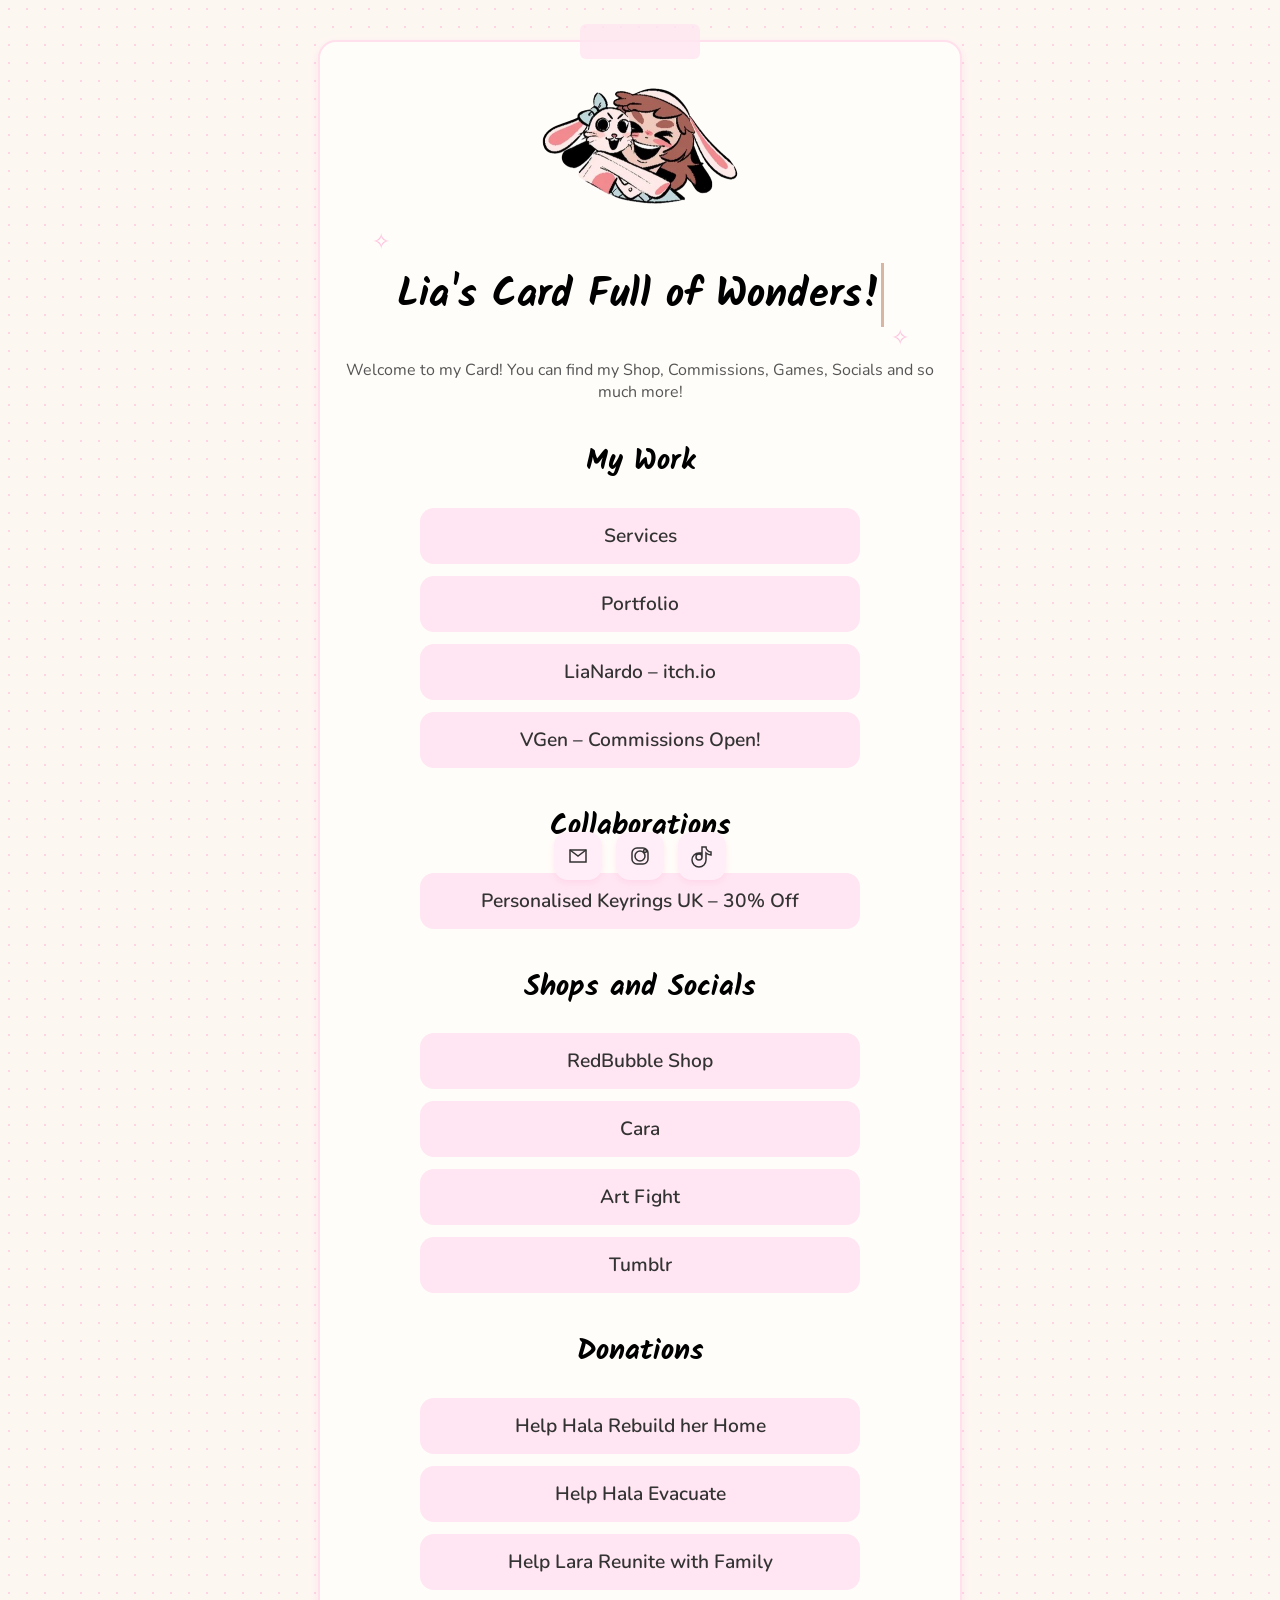
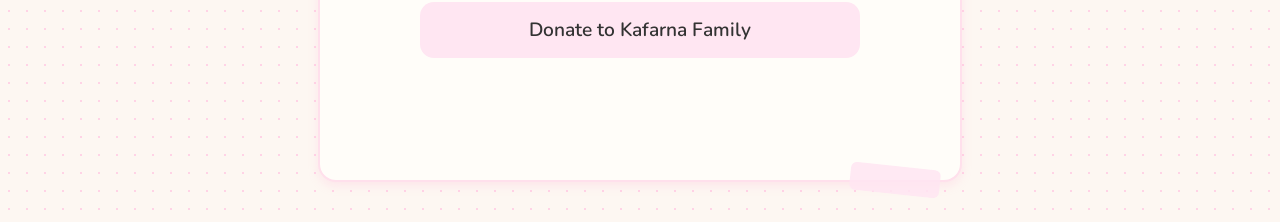
<file: index.html>
<!DOCTYPE html>
<html lang="en">
<head>
    <meta charset="UTF-8">
    <title>Lia's Links</title>
    <link rel="stylesheet" href="style.css">
    <link rel="icon" type="image/png" href="assets/favicon.png">
    <link href="https://fonts.googleapis.com/css2?family=Kalam:wght@300;400&family=Nunito:wght@300;400;700&display=swap" rel="stylesheet">

    <style>
        body {
            font-family: 'Nunito', sans-serif;
            padding: 40px 20px;
            text-align: center;
            background: #fdf7f2;
            background-image: radial-gradient(#ffd3e6 1px, transparent 1px);
            background-size: 18px 18px;

        }

        h1 {
            font-family: 'Kalam', cursive;
            font-size: 2.5rem;
            margin-bottom: 10px;
        }

        p.subtitle {
            margin-bottom: 30px;
            color: #555;
        }

        .link-btn {
            display: block;
            width: 90%;
            max-width: 400px;
            margin: 12px auto;
            padding: 15px 20px;
            background: #ffe6f2;
            border-radius: 14px;
            text-decoration: none;
            color: #333;
            font-size: 1.2rem;
            font-weight: 600;
            border: none;
            transition: 0.2s ease;
        }

        .link-btn:hover {
            background: #ffb6d9;
            color: white;
            transform: scale(1.03);
        }

        .section-header {
            margin-top: 35px;
            font-family: 'Kalam', cursive;
            font-size: 1.8rem;
        }

      .index-card {
        background: #fffdf9;
        width: 90%;
        max-width: 600px;
        margin: 0 auto;
        padding: 30px 20px;
        border-radius: 18px;
        box-shadow: 0 4px 10px rgba(255, 182, 217, 0.25);
        border: 2px solid #ffe0ec;
        position: relative;
        }

    .index-card::before {
        content: "";
        position: absolute;
        top: -18px;
        left: 50%;
        transform: translateX(-50%);
        width: 120px;
        height: 35px;
        background: #ffe6f2;
        border-radius: 6px;
        opacity: 0.8;
        }

    </style>
</head>

<body>
    <div class="index-card">

    <img src="assets/CardIcon.png" class="header-image">

   <div class="sparkle-wrapper">
    <h1 class="typewriter">Lia's Card Full of Wonders!</h1>
    </div>
    <p class="subtitle">Welcome to my Card!
You can find my Shop, Commissions, Games, Socials and so much more!</p>

    <h2 class="section-header">My Work</h2>

    <!-- INTERNAL LINKS -->
    <a class="link-btn" href="services-shell.html">Services</a>
    <a class="link-btn" href="Portfolio.html">Portfolio</a>

    <!-- EXTERNAL LINKS -->
    <a class="link-btn" href="https://dalooola.itch.io" target="_blank">LiaNardo – itch.io</a>
    <!-- EXTERNAL LINKS -->
    <a class="link-btn" href="https://vgen.co/LiaNardo" target="_blank">VGen – Commissions Open!</a>

    <h2 class="section-header">Collaborations</h2>

    <a class="link-btn" href="https://bit.ly/4o0ivCT" target="_blank">
        Personalised Keyrings UK – 30% Off
    </a>

    <h2 class="section-header">Shops and Socials</h2>

    <a class="link-btn" href="https://www.redbubble.com/people/Lia0Scotch/shop?utm_source=rb-native-app&utm_campaign=share-artist&utm_medium=ios" target="_blank">
        RedBubble Shop
    </a>

    <a class="link-btn" href="https://cara.app/lia0scotch" target="_blank">Cara</a>
    <a class="link-btn" href="https://artfight.net/~LIAnardo" target="_blank">Art Fight</a>
    <a class="link-btn" href="https://liabutterscotch.tumblr.com/" target="_blank">Tumblr</a>

    <!-- DONATIONS -->
    <h2 class="section-header">Donations</h2>

    <a class="link-btn" href="https://gofund.me/845d062b" target="_blank">Help Hala Rebuild her Home</a>
    <a class="link-btn" href="https://gofund.me/0e0e1027" target="_blank">Help Hala Evacuate</a>
    <a class="link-btn" href="https://gofund.me/6b11d1c1" target="_blank">Help Lara Reunite with Family</a>
    <a class="link-btn" href="https://gofund.me/3b0ce515" target="_blank">Donate to Kafarna Family</a>

   <div class="social-buttons">
    <a href="mailto:liascotchhh@gmail.com" class="social-btn">
        <svg viewBox="0 0 24 24" class="icon cute-icon">
            <path d="M4 6h16v12H4z" />
            <path d="M4 6l8 6 8-6" />
        </svg>
    </a>

    <a href="https://instagram.com/lia0_scotch" target="_blank" class="social-btn" aria-label="Instagram">
        <svg viewBox="0 0 24 24" class="icon cute-icon">
            <circle cx="12" cy="12" r="5" />
            <circle cx="17" cy="7" r="1.5" />
            <rect x="4" y="4" width="16" height="16" rx="5" />
        </svg>
    </a>

    <a href="https://www.tiktok.com/@lia0_scotch" target="_blank" class="social-btn" aria-label="TikTok">
        <svg viewBox="0 0 24 24" class="icon cute-icon">
            <path d="M12 3h4a5 5 0 005 5v3a8 8 0 01-5-2v7a7 7 0 11-7-7h3v4a3 3 0 10-3 3 3 3 0 003-3V3z"/>
        </svg>
    </a>
</div>



<div class="bottom-padding"></div>
</div>

</body>
</html>
</file>
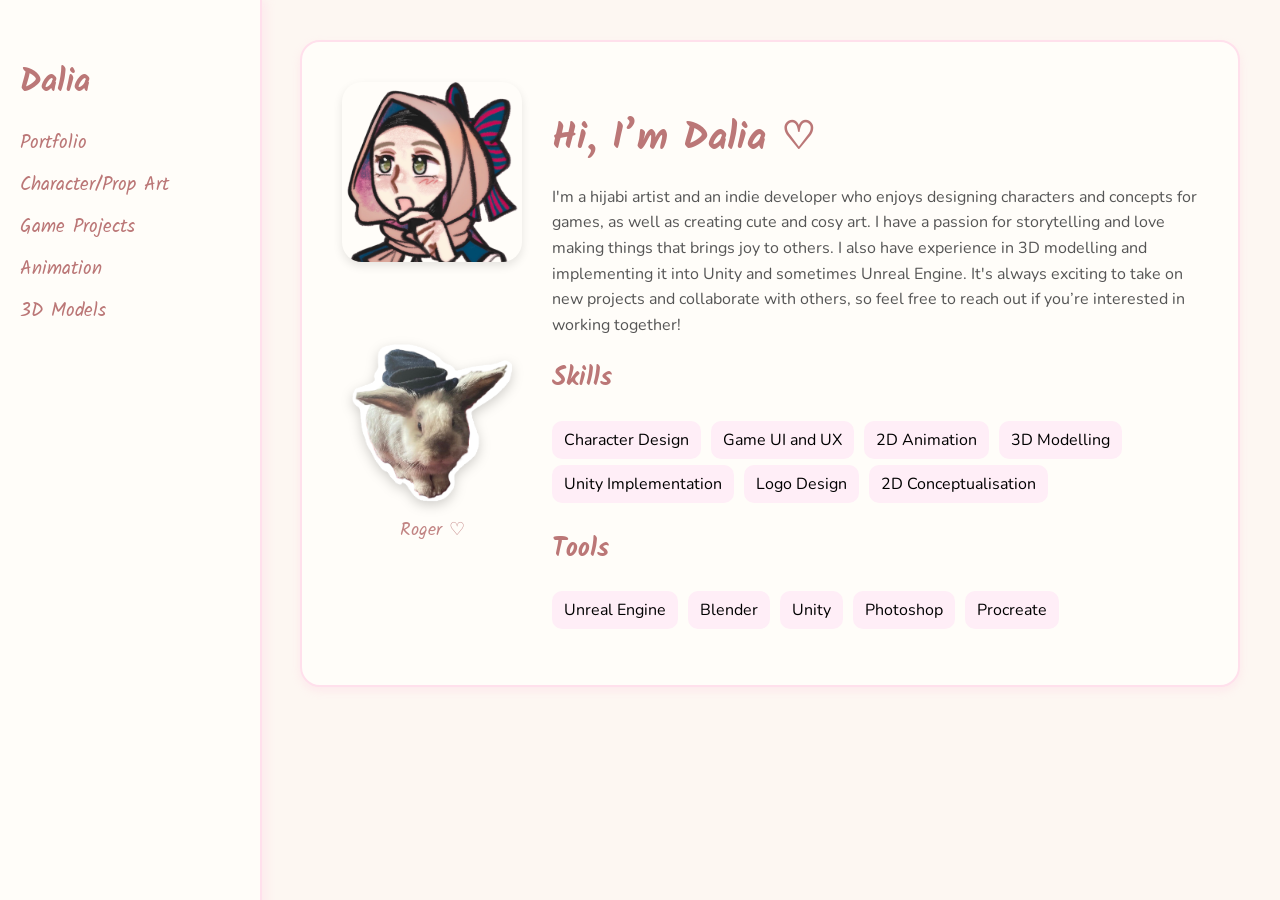
<file: about.html>
<!DOCTYPE html>
<html lang="en">
<head>
    <meta charset="UTF-8">
    <title>About Dalia</title>
    <link href="https://fonts.googleapis.com/css2?family=Kalam:wght@300;400&family=Nunito:wght@300;400;700&display=swap" rel="stylesheet">
    <link rel="stylesheet" href="about.css">
</head>

<body>

<!-- SIDEBAR (same as portfolio) -->
<nav class="sidebar">
    <h2 class="logo">Dalia</h2>
    <a href="Portfolio.html">Portfolio</a>
    <a href="Portfolio.html#char">Character/Prop Art</a>
    <a href="Portfolio.html#game">Game Projects</a>
    <a href="Portfolio.html#anim">Animation</a>
    <a href="Portfolio.html#models">3D Models</a>
</nav>

<div class="about-wrapper">

    <div class="about-card">

            <div class="about-left">
        <img src="assets/Iconnn.png" class="about-icon">

        <div class="roger-sticker">
            <div class="washi"></div>

            <img src="assets/Roger.png" class="roger-img" alt="Roger the rabbit">
            <p class="roger-label">Roger ♡</p>

        </div>
    </div>


        <div class="about-text">
            <h1 class="about-title">Hi, I’m Dalia ♡</h1>

            <p class="about-desc">
                I'm a hijabi artist and an indie developer who enjoys designing characters and concepts for games, as well as creating cute and cosy art. 
                I have a passion for storytelling and love making things that brings joy to others. 
                I also have experience in 3D modelling and implementing it into Unity and sometimes Unreal Engine. 
                It's always exciting to take on new projects and collaborate with others, so feel free to reach out if you’re interested in working together!
            </p>

            <h2 class="about-subheader">Skills</h2>
            <ul class="skill-list">
                <li>Character Design</li>
                <li>Game UI and UX</li>
                <li>2D Animation</li>
                <li>3D Modelling</li>
                <li>Unity Implementation</li>
                <li>Logo Design</li>
                <li>2D Conceptualisation</li>
            </ul>

            <h2 class="about-subheader">Tools</h2>
            <ul class="skill-list">
                <li>Unreal Engine</li>
                <li>Blender</li>
                <li>Unity</li>
                <li>Photoshop</li>
                <li>Procreate</li>
            </ul>

        </div>

    </div>


</div>


</div>

</body>
</html>
</file>
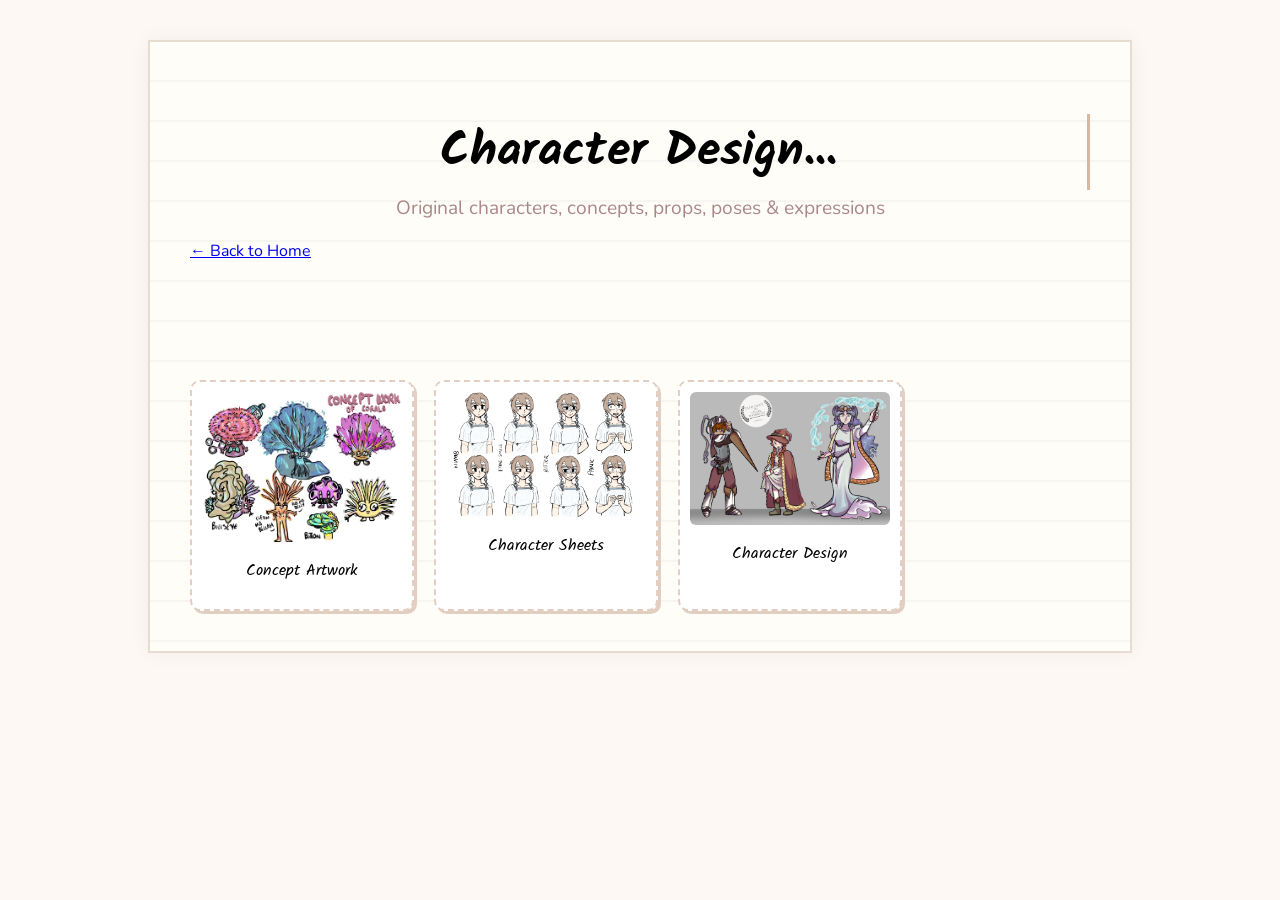
<file: character-design.html>
<!DOCTYPE html>
<html lang="en">
<head>
    <meta charset="UTF-8">
    <title>Character Design - Lia's Portfolio</title>
    <link rel="stylesheet" href="style.css">
    <link rel="icon" type="image/png" href="assets/favicon.png">
    <link href="https://fonts.googleapis.com/css2?family=Kalam:wght@300;400&family=Nunito:wght@300;400;700&display=swap" rel="stylesheet">
</head>

<body>
    <div class="page">

        <header>
            <h1>Character Design...</h1>
            <p class="tagline">Original characters, concepts, props, poses & expressions</p>
        </header>

        <a href="#" onclick="parent.loadPage('services.html')" class="back-link">← Back to Home</a>

        <section class="section">
            <h2>Examples:</h2>
        </section>

        <!-- EXAMPLE CARDS (each opens its own slideshow) -->
        <div class="gallery">

            <div class="card" onclick="openGallery('concept', 0)">
                <img src="assets/Concept1.jpg" alt="">
                <p>Concept Artwork</p>
            </div>

            <div class="card" onclick="openGallery('Sheets', 0)">
                <img src="assets/Sheet1.jpg" alt="">
                <p>Character Sheets</p>
            </div>

            <div class="card" onclick="openGallery('Design', 0)">
                <img src="assets/Design1.jpg" alt="">
                <p>Character Design</p>
            </div>

        </div>

    </div>

    <!-- OVERLAY SLIDESHOW -->
    <div id="overlay" class="overlay hidden">
        <span id="closeOverlay" class="close-btn">×</span>

        <!-- BOTH media types (we toggle them) -->
        <img id="overlayImage" class="overlay-image">
        <video id="overlayVideo" class="overlay-image" controls></video>

        <div class="nav-btn left" id="prevImg">⟵</div>
        <div class="nav-btn right" id="nextImg">⟶</div>
    </div>

    <script>
        /* -----------------------------------------
           SEPARATE IMAGE/VIDEO SETS FOR EACH EXAMPLE
        ------------------------------------------ */

        const galleries = {
            concept: [
                "assets/Concept1.jpg",
                "assets/Concept2.jpg",
                "assets/Concept3.jpg",
                "assets/Concept4.jpg",
                "assets/Concept5.jpg",
                "assets/Concept6.jpg",
                "assets/Concept7.jpg",
                "assets/Concept8.jpg",
                "assets/Concept9.jpg",
                "assets/Concept10.jpg",
                "assets/Concept11.jpg",
                "assets/Concept12.jpg",
                "assets/Concept13.jpg",
                "assets/Concept14.jpg",
                "assets/Concept15.jpg",
                "assets/Concept16.jpg",
                "assets/Concept17.jpg",
                "assets/Concept18.jpg",
                "assets/Concept19.jpg",
                "assets/Concept20.jpg",
                "assets/Concept21.jpg"
            ],
            Sheets: [
                "assets/Sheet1.jpg",
                "assets/Sheet2.jpg",
                "assets/Sheet3.jpg",
                "assets/Sheet4.jpg",
                "assets/Sheet5.jpg",
                "assets/Sheet6.jpg",
                "assets/Sheet7.jpg",
                "assets/Sheet8.jpg",
                "assets/Sheet9.jpg",
                "assets/Sheet10.jpg",
                "assets/Sheet11.jpg",
                "assets/Sheet12.jpg",
                "assets/Sheet13.jpg",
                "assets/Sheet14.jpg"
            ],
            Design: [
                "assets/Design1.jpg",
                "assets/Design2.jpg",
                "assets/Design3.jpg",
                "assets/Design4.jpg",
                "assets/Design5.jpg",
                "assets/Design6.jpg",
                "assets/Design7.jpg",
                "assets/Design8.jpg",
                "assets/Design9.webm",
                "assets/Design10.webm"
            ]
        };

        let currentGallery = [];
        let currentIndex = 0;

        /* -----------------------------------------
           SHOW IMAGE OR VIDEO DEPENDING ON FILE TYPE
        ------------------------------------------ */
        function showMedia(src) {
            const img = document.getElementById("overlayImage");
            const vid = document.getElementById("overlayVideo");

            if (src.endsWith(".webm")) {
                img.style.display = "none";
                vid.style.display = "block";
                vid.src = src;
                vid.play();
            } else {
                vid.pause();
                vid.style.display = "none";
                img.style.display = "block";
                img.src = src;
            }
        }

        /* --- OPEN SLIDESHOW FOR SPECIFIC EXAMPLE --- */
        function openGallery(type, index) {
            currentGallery = galleries[type];
            currentIndex = index;

            showMedia(currentGallery[currentIndex]);
            document.getElementById("overlay").classList.remove("hidden");
        }

        /* --- CLOSE SLIDESHOW --- */
        document.getElementById("closeOverlay").onclick = () => {
            document.getElementById("overlay").classList.add("hidden");
            document.getElementById("overlayVideo").pause();
        };

        /* --- PREVIOUS IMAGE/VIDEO --- */
        document.getElementById("prevImg").onclick = () => {
            currentIndex = (currentIndex - 1 + currentGallery.length) % currentGallery.length;
            showMedia(currentGallery[currentIndex]);
        };

        /* --- NEXT IMAGE/VIDEO --- */
        document.getElementById("nextImg").onclick = () => {
            currentIndex = (currentIndex + 1) % currentGallery.length;
            showMedia(currentGallery[currentIndex]);
        };
    </script>

</body>
</html>
</file>
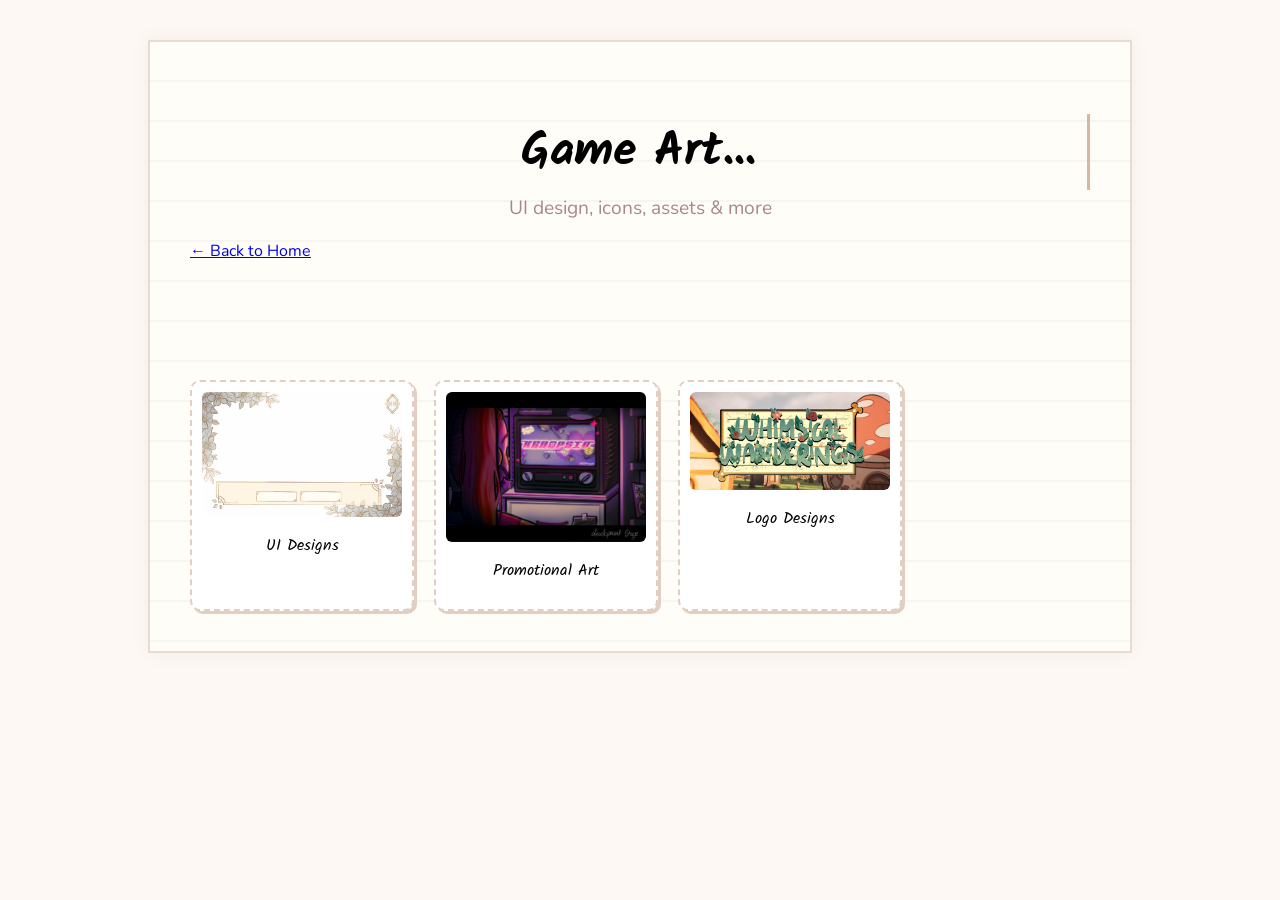
<file: game-art.html>
<!DOCTYPE html>
<html lang="en">
<head>
    <meta charset="UTF-8">
    <title>Game Art - Lia's Portfolio</title>
    <link rel="stylesheet" href="style.css">
    <link rel="icon" type="image/png" href="assets/favicon.png">
    <link href="https://fonts.googleapis.com/css2?family=Kalam:wght@300;400&family=Nunito:wght@300;400;700&display=swap" rel="stylesheet">
</head>

<body>
    <div class="page">

        <header>
            <h1>Game Art...</h1>
            <p class="tagline">UI design, icons, assets & more</p>
        </header>

        <a href="#" onclick="parent.loadPage('services.html')" class="back-link">← Back to Home</a>

        <section class="section">
            <h2>Examples:</h2>
        </section>

        <!-- EXAMPLE CARDS (each opens its own slideshow) -->
        <div class="gallery">

            <div class="card" onclick="openGallery('ui', 0)">
                <img src="assets/UI1.jpg" alt="">
                <p>UI Designs</p>
            </div>

            <div class="card" onclick="openGallery('promotionalart', 0)">
                <img src="assets/PromotionalArt1.jpg" alt="">
                <p>Promotional Art</p>
            </div>

            <div class="card" onclick="openGallery('Logo', 0)">
                <img src="assets/Logo1.jpg" alt="">
                <p>Logo Designs</p>
            </div>

        </div>

    </div>

    <!-- OVERLAY SLIDESHOW -->
    <div id="overlay" class="overlay hidden">
        <span id="closeOverlay" class="close-btn">×</span>

        <!-- BOTH media types (we toggle them) -->
        <img id="overlayImage" class="overlay-image">
        <video id="overlayVideo" class="overlay-image" controls></video>

        <div class="nav-btn left" id="prevImg">⟵</div>
        <div class="nav-btn right" id="nextImg">⟶</div>
    </div>

    <script>
        /* -----------------------------------------
           SEPARATE IMAGE/VIDEO SETS FOR EACH EXAMPLE
        ------------------------------------------ */

        const galleries = {
            ui: [
                "assets/UI1.jpg",
                "assets/UI2.jpg",
                "assets/UI3.jpg",
                "assets/UI4.jpg",
                "assets/UI5.jpg",
                "assets/UI6.jpg",
                "assets/UI7.jpg",
                "assets/UI8.jpg",
                "assets/UI9.jpg"
            ],
            promotionalart: [
                "assets/PromotionalArt1.jpg",
                "assets/PromotionalArt2.jpg",
                "assets/PromotionalArt3.jpg",
                "assets/PromotionalArt4.jpg",
                "assets/PromotionalArt5.jpg",
                "assets/PromotionalArt6.jpg",
                "assets/PromotionalArt7.jpg"
            ],
            Logo: [
                "assets/Logo1.jpg",
                "assets/Logo2.jpg",
                "assets/Logo3.jpg",
                "assets/Logo4.jpg",
                "assets/Logo5.jpg",
                "assets/Logo6.jpg",
                "assets/Logo7.jpg",
                "assets/Logo8.jpg"
            ]
        };

        let currentGallery = [];
        let currentIndex = 0;

        /* -----------------------------------------
           SHOW IMAGE OR VIDEO DEPENDING ON FILE TYPE
        ------------------------------------------ */
        function showMedia(src) {
            const img = document.getElementById("overlayImage");
            const vid = document.getElementById("overlayVideo");

            if (src.endsWith(".webm")) {
                img.style.display = "none";
                vid.style.display = "block";
                vid.src = src;
                vid.play();
            } else {
                vid.pause();
                vid.style.display = "none";
                img.style.display = "block";
                img.src = src;
            }
        }

        /* --- OPEN SLIDESHOW FOR SPECIFIC EXAMPLE --- */
        function openGallery(type, index) {
            currentGallery = galleries[type];
            currentIndex = index;

            showMedia(currentGallery[currentIndex]);
            document.getElementById("overlay").classList.remove("hidden");
        }

        /* --- CLOSE SLIDESHOW --- */
        document.getElementById("closeOverlay").onclick = () => {
            document.getElementById("overlay").classList.add("hidden");
            document.getElementById("overlayVideo").pause();
        };

        /* --- PREVIOUS IMAGE/VIDEO --- */
        document.getElementById("prevImg").onclick = () => {
            currentIndex = (currentIndex - 1 + currentGallery.length) % currentGallery.length;
            showMedia(currentGallery[currentIndex]);
        };

        /* --- NEXT IMAGE/VIDEO --- */
        document.getElementById("nextImg").onclick = () => {
            currentIndex = (currentIndex + 1) % currentGallery.length;
            showMedia(currentGallery[currentIndex]);
        };
    </script>

</body>
</html>
</file>
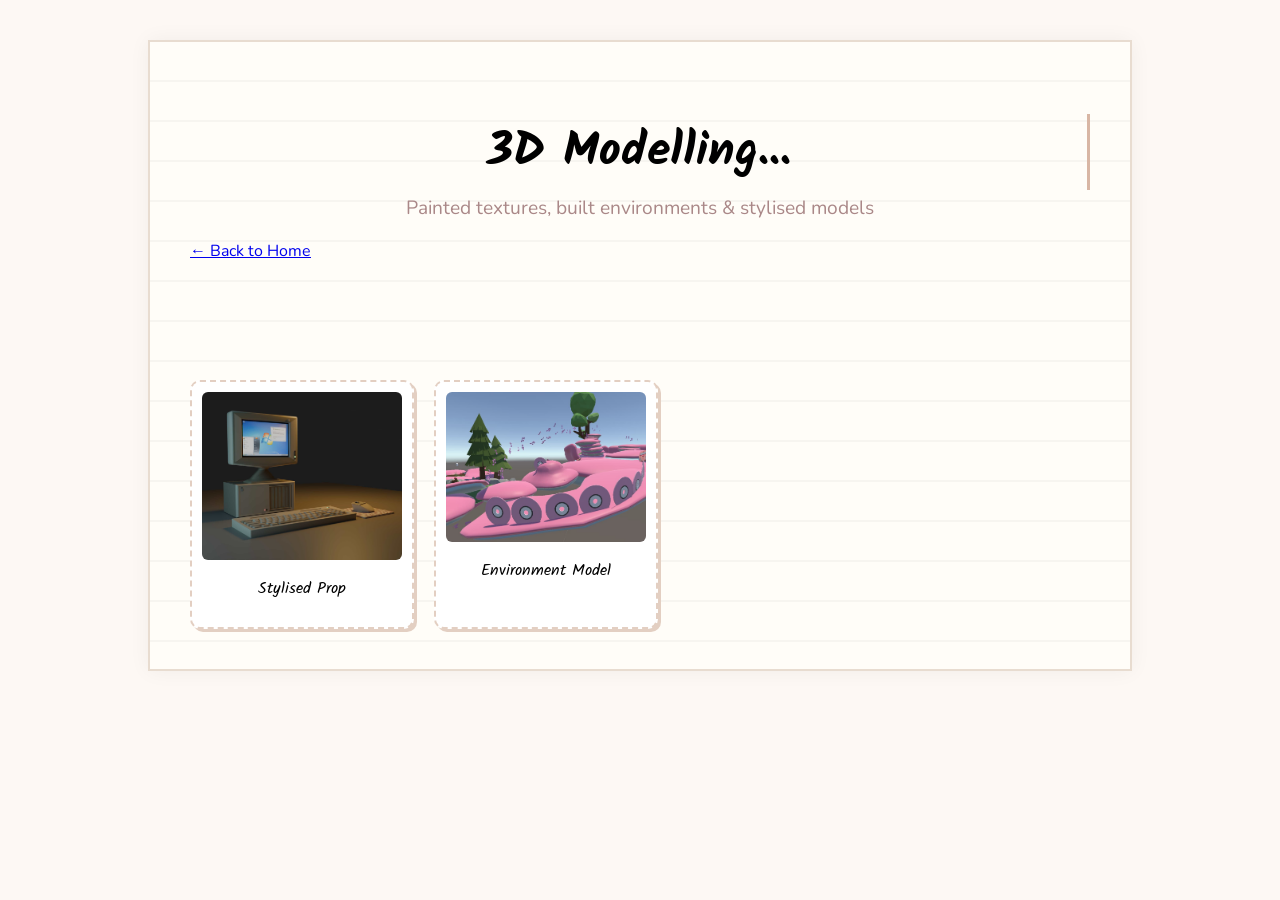
<file: modelling.html>
<!DOCTYPE html>
<html lang="en">
<head>
    <meta charset="UTF-8">
    <title>3D Modelling - Lia's Portfolio</title>
    <link rel="stylesheet" href="style.css">
    <link rel="icon" type="image/png" href="assets/favicon.png">
    <link href="https://fonts.googleapis.com/css2?family=Kalam:wght@300;400&family=Nunito:wght@300;400;700&display=swap" rel="stylesheet">
</head>

<body>
    <div class="page">

        <header>
            <h1>3D Modelling...</h1>
            <p class="tagline">Painted textures, built environments & stylised models</p>
        </header>

        <a href="#" onclick="parent.loadPage('services.html')" class="back-link">← Back to Home</a>

        <section class="section">
            <h2>Examples:</h2>
        </section>

        <!-- EXAMPLE CARDS (each opens its own slideshow) -->
        <div class="gallery">

            <div class="card" onclick="openGallery('prop', 0)">
                <img src="assets/StylisedProp1.jpg" alt="">
                <p>Stylised Prop</p>
            </div>

            <div class="card" onclick="openGallery('env', 0)">
                <img src="assets/Environment1.jpg" alt="">
                <p>Environment Model</p>
            </div>

        </div>

    </div>

    <!-- OVERLAY SLIDESHOW -->
    <div id="overlay" class="overlay hidden">
        <span id="closeOverlay" class="close-btn">×</span>

        <!-- BOTH media types (we toggle them) -->
        <img id="overlayImage" class="overlay-image">
        <video id="overlayVideo" class="overlay-image" controls></video>

        <div class="nav-btn left" id="prevImg">⟵</div>
        <div class="nav-btn right" id="nextImg">⟶</div>
    </div>

    <script>
        /* -----------------------------------------
           SEPARATE IMAGE/VIDEO SETS FOR EACH EXAMPLE
        ------------------------------------------ */

        const galleries = {
            prop: [
                "assets/StylisedProp1.jpg",
                "assets/StylisedProp2.jpg",
                "assets/StylisedProp3.jpg",
                "assets/StylisedProp4.jpg",
                "assets/StylisedProp5.jpg",
                "assets/StylisedProp6.jpg",
                "assets/StylisedProp8.jpg",
                "assets/StylisedProp9.jpg",
                "assets/StylisedProp10.jpg",
                "assets/StylisedProp11.jpg",
                "assets/StylisedProp12.jpg"
            ],

            env: [
                "assets/Environment1.jpg",
                "assets/Environment2.jpg",
                "assets/Environment3.jpg",
                "assets/Environment4.webm",
                "assets/Environment5.jpg",
                "assets/Environment6.jpg"
            ]
        };

        let currentGallery = [];
        let currentIndex = 0;

        /* -----------------------------------------
           SHOW IMAGE OR VIDEO DEPENDING ON FILE TYPE
        ------------------------------------------ */
        function showMedia(src) {
            const img = document.getElementById("overlayImage");
            const vid = document.getElementById("overlayVideo");

            if (src.endsWith(".webm")) {
                img.style.display = "none";
                vid.style.display = "block";
                vid.src = src;
                vid.play();
            } else {
                vid.pause();
                vid.style.display = "none";
                img.style.display = "block";
                img.src = src;
            }
        }

        /* --- OPEN SLIDESHOW FOR SPECIFIC EXAMPLE --- */
        function openGallery(type, index) {
            currentGallery = galleries[type];
            currentIndex = index;

            showMedia(currentGallery[currentIndex]);
            document.getElementById("overlay").classList.remove("hidden");
        }

        /* --- CLOSE SLIDESHOW --- */
        document.getElementById("closeOverlay").onclick = () => {
            document.getElementById("overlay").classList.add("hidden");
            document.getElementById("overlayVideo").pause();
        };

        /* --- PREVIOUS IMAGE/VIDEO --- */
        document.getElementById("prevImg").onclick = () => {
            currentIndex = (currentIndex - 1 + currentGallery.length) % currentGallery.length;
            showMedia(currentGallery[currentIndex]);
        };

        /* --- NEXT IMAGE/VIDEO --- */
        document.getElementById("nextImg").onclick = () => {
            currentIndex = (currentIndex + 1) % currentGallery.length;
            showMedia(currentGallery[currentIndex]);
        };
    </script>

</body>
</html>
</file>
<file: style.css>
/* ————————————————————————————————
   BASE STYLES
——————————————————————————————— */

body {
    background: #fdf8f4;
    font-family: 'Nunito', sans-serif;
    margin: 0;
    padding: 0;
}

.page {
    width: 80%;
    max-width: 900px;
    margin: 40px auto;
    padding: 40px;
    background: #fffdf8;
    border: 2px solid #e8dcd0;
    box-shadow: 0 0 20px rgba(0,0,0,0.05);
    background-image: linear-gradient(to bottom, transparent 95%, rgba(0,0,0,0.03) 96%);
    background-size: 100% 40px;
}

/* ————————————————————————————————
   HEADERS & TEXT
——————————————————————————————— */
header h1,
header .tagline {
    display: block;
    margin-left: auto;
    margin-right: auto;
}

header {
    text-align: center;
}

header h1 {
    font-family: 'Kalam', cursive;
    font-size: 3rem;
    margin-bottom: 0;
}

.tagline {
    margin-top: 5px;
    font-size: 1.2rem;
    color: #a88;
}

nav {
    margin: 20px 0;
    display: flex;
    gap: 20px;
    justify-content: center;   /* centers the links */
}

nav a {
    text-decoration: none;
    color: #b77;
    font-weight: bold;
    font-family: 'Kalam', cursive;
    font-size: 1.2rem;
}

.section {
    margin-top: 40px;
}

.section h2 {
    font-family: 'Kalam', cursive;
    font-size: 2rem;
    color: #b77;
}

/* ————————————————————————————————
   GALLERY & CARDS
——————————————————————————————— */

.gallery {
    display: flex;
    gap: 20px;
    flex-wrap: wrap;
}

.card {
    width: 200px;
    background: #fff;
    padding: 10px;
    border: 2px dashed #e3cfc2;
    border-radius: 10px;
    box-shadow: 3px 3px 0 #e3cfc2;
    transition: transform 0.2s ease;
     cursor: pointer;
}

.card:hover {
    transform: rotate(-2deg) scale(1.03);
}

.card img {
    width: 100%;
    border-radius: 6px;
}

.card p {
    text-align: center;
    margin-top: 10px;
    font-family: 'Kalam', cursive;
}

/* ————————————————————————————————
   SECTION FADE-IN ANIMATION
——————————————————————————————— */

.section {
    opacity: 0;
    transform: translateY(20px);
    transition: all 0.6s ease;
}

.section.visible {
    opacity: 1;
    transform: translateY(0);
}

/* ————————————————————————————————
   SPARKLES & WIGGLE EFFECT
——————————————————————————————— */

.sparkle {
    position: absolute;
    width: 6px;
    height: 6px;
    background: #ffb7d5;
    border-radius: 50%;
    pointer-events: none;
    animation: sparkleFade 0.6s ease forwards;
}

@keyframes sparkleFade {
    from { opacity: 1; transform: scale(1); }
    to { opacity: 0; transform: scale(2); }
}

.wiggle {
    animation: wiggle 0.3s ease;
}

@keyframes wiggle {
    0% { transform: rotate(0deg); }
    25% { transform: rotate(2deg); }
    50% { transform: rotate(-2deg); }
    75% { transform: rotate(1deg); }
    100% { transform: rotate(0deg); }
}

/* ————————————————————————————————
   LINKS
——————————————————————————————— */

.email-link {
    color: #b77;
    font-family: 'Kalam', cursive;
    text-decoration: underline wavy #e3cfc2;
}

.email-link:hover {
    color: #d88;
}

/* ————————————————————————————————
   MUSIC PLAYER
——————————————————————————————— */

.music-player {
    position: fixed;
    top: 20px;
    right: 20px;
    background: #fffdf8;
    border: 2px dashed #e3cfc2;
    padding: 10px 15px;
    border-radius: 10px;
    box-shadow: 3px 3px 0 #e3cfc2;
    font-family: 'Kalam', cursive;
    display: flex;
    align-items: center;
    gap: 10px;
    z-index: 999;
}

.music-player button {
    background: #f7e9df;
    border: 2px solid #e3cfc2;
    border-radius: 6px;
    padding: 5px 10px;
    cursor: pointer;
    font-family: 'Kalam', cursive;
    font-size: 1rem;
}

.music-player button:hover {
    background: #f3dcd0;
}

#songName {
    font-size: 0.9rem;
    color: #b77;
}

/* ————————————————————————————————
   IFRAME
——————————————————————————————— */

iframe {
    width: 100%;
    min-height: 100vh;
    border: none;
}

/* ————————————————————————————————
   CD SPIN
——————————————————————————————— */

.cd {
    width: 60px;
    height: 60px;
    border-radius: 50%;
    animation: spin 4s linear infinite;
    animation-play-state: paused;
}

@keyframes spin {
    from { transform: rotate(0deg); }
    to { transform: rotate(360deg); }
}

/* ————————————————————————————————
   TYPING ANIMATION (if you keep it)
——————————————————————————————— */

h1 {
    display: inline-block;
    overflow: hidden;
    white-space: nowrap;
    border-right: 3px solid #d8b6a4;
    font-family: 'Kalam', cursive;
    animation: typing 2.5s steps(20), blink 0.6s step-end infinite alternate;
}

@keyframes typing {
    from { width: 0 }
    to { width: 100% }
}

@keyframes blink {
    50% { border-color: transparent }
}

/* ————————————————————————————————
   RESPONSIVE DESIGN
——————————————————————————————— */

/* Tablets */
@media (max-width: 900px) {
    .page {
        width: 90%;
        padding: 20px;
        margin: 20px auto;
    }
}

/* Mobile */
@media (max-width: 600px) {

    .page {
        width: 95%;
        padding: 15px;
        margin: 10px auto;
    }

    nav {
        flex-wrap: wrap;
        gap: 10px;
        justify-content: center;
    }

    nav a {
        font-size: 1rem;
    }

    .card {
        width: 100%;
    }

    .music-player {
        top: 10px;
        right: 10px;
        padding: 6px 10px;
        gap: 6px;
    }

    .music-player button {
        font-size: 0.8rem;
        padding: 3px 6px;
    }

    #songName {
        font-size: 0.7rem;
        max-width: 100px;
        overflow: hidden;
        text-overflow: ellipsis;
        white-space: nowrap;
    }

    .cd {
        width: 40px;
        height: 40px;
    }

    iframe {
        height: calc(100vh - 80px);
    }
}

/* Add space at the top so the title isn't hidden behind the music player */
@media (max-width: 900px) {
    header {
        margin-top: 80px; /* pushes the title down */
    }
}

@media (max-width: 600px) {
    header {
        margin-top: 110px; /* more space for tiny screens */
    }
}

.fish-icon {
    display: inline-flex;
    justify-content: center;
    align-items: center;
    width: 50px;      /* bigger box */
    height: 50px;
    margin-right: 10px;
    vertical-align: middle;
    background-size: contain;   /* keeps proportions */
    background-position: center;
    background-repeat: no-repeat;
    animation: fishSwim 0.6s steps(2) infinite, floaty 2s ease-in-out infinite;
}


@keyframes floaty {
    0% { transform: translateY(0); }
    50% { transform: translateY(-1px); }
    100% { transform: translateY(0); }
}

.fish-pink {
    animation: fishPink 0.6s steps(2) infinite, floaty 2s ease-in-out infinite;
}

@keyframes fishPink {
    0% { background-image: url('assets/fishPink1.png'); }
    50% { background-image: url('assets/fishPink2.png'); }
    100% { background-image: url('assets/fishPink1.png'); }
}

.fish-orange {
    animation: fishOrange 0.6s steps(2) infinite, floaty 2s ease-in-out infinite;
}

@keyframes fishOrange {
    0% { background-image: url('assets/fishOrange1.png'); }
    50% { background-image: url('assets/fishOrange2.png'); }
    100% { background-image: url('assets/fishOrange1.png'); }
}

.fish-yellow {
    animation: fishYellow 0.6s steps(2) infinite, floaty 2s ease-in-out infinite;
}

@keyframes fishYellow {
    0% { background-image: url('assets/fishYellow1.png'); }
    50% { background-image: url('assets/fishYellow2.png'); }
    100% { background-image: url('assets/fishYellow1.png'); }
}

.fish-green {
    animation: fishGreen 0.6s steps(2) infinite, floaty 2s ease-in-out infinite;
}

@keyframes fishGreen {
    0% { background-image: url('assets/fishGreen1.png'); }
    50% { background-image: url('assets/fishGreen2.png'); }
    100% { background-image: url('assets/fishGreen1.png'); }
}

.sparkle-divider {
    width: 100%;
    height: 40px;
    background-image: url('data:image/svg+xml;utf8,\
<svg xmlns="http://www.w3.org/2000/svg" width="400" height="40">\
<g fill="%23ffb7d5" opacity="0.8">\
<circle cx="20" cy="20" r="3"/>\
<circle cx="80" cy="20" r="2"/>\
<circle cx="140" cy="20" r="4"/>\
<circle cx="200" cy="20" r="2"/>\
<circle cx="260" cy="20" r="3"/>\
<circle cx="320" cy="20" r="2"/>\
<circle cx="380" cy="20" r="4"/>\
</g>\
</svg>');
    background-repeat: repeat-x;
    animation: sparkleMove 4s linear infinite;
    margin: 30px 0;
}

@keyframes sparkleMove {
    from { background-position: 0 0; }
    to { background-position: 400px 0; }
}

/* Fade animation for iframe content */
.fade-out {
    opacity: 0;
    transition: opacity 0.4s ease;
}

.fade-in {
    opacity: 1;
    transition: opacity 0.4s ease;
}

.overlay {
    position: fixed;
    top: 0;
    left: 0;
    width: 100%;
    height: 100%;
    background: rgba(255, 255, 255, 0.9);
    backdrop-filter: blur(6px);
    display: flex;
    justify-content: center;
    align-items: center;
    z-index: 9999;
    opacity: 1;
    transition: opacity 0.3s ease;
}

.overlay.hidden {
    opacity: 0;
    pointer-events: none;
}

.overlay-image {
    max-width: 80%;
    max-height: 80%;
    border-radius: 12px;
    box-shadow: 0 0 20px rgba(0,0,0,0.2);
    transition: opacity 0.3s ease;
}

.close-btn {
    position: absolute;
    top: 30px;
    left: 40px;   /* moved from right → left */
    font-size: 40px;
    cursor: pointer;
    z-index: 10000;
}

.nav-btn {
    position: absolute;
    top: 50%;
    font-size: 40px;
    cursor: pointer;
    user-select: none;
    padding: 10px;
}

.nav-btn.left { left: 40px; }
.nav-btn.right { right: 40px; }

.gallery-btn {
    background: #ffb6d9;
    border: none;
    padding: 12px 20px;
    border-radius: 10px;
    font-family: 'Kalam', cursive;
    font-size: 20px;
    cursor: pointer;
    margin: 20px 0;
    box-shadow: 0 0 10px rgba(0,0,0,0.1);
}

.gallery-btn:hover {
    transform: scale(1.05);
}

iframe {
  width: 100%;
  height: 100vh; /* or a specific height like 900px */
  border: none;
  background: #fdf7f2; /* same as your site background */
}

.social-buttons {
    position: fixed;
    bottom: 20px;
    left: 50%;
    transform: translateX(-50%);
    display: flex;
    gap: 14px;
    z-index: 999;
}

.social-btn {
    background: #ffeef7;
    border: none;
    width: 48px;
    height: 48px;
    border-radius: 14px;
    display: flex;
    align-items: center;
    justify-content: center;
    transition: 0.2s ease;
    box-shadow: 0 3px 6px rgba(255, 182, 217, 0.3);
}

.social-btn:hover {
    background: #ffb6d9;
    transform: scale(1.1);
}

.icon {
    width: 24px;
    height: 24px;
    fill: #333;
}

.social-btn:hover .icon {
    fill: white;
}

/* Extra cute rounded style */
.cute-icon {
    stroke: #333;
    stroke-width: 1.5;
    fill: none;
}


.bottom-padding {
    height: 80px; /* enough space so buttons don’t overlap */
}

.header-image {
    width: 200px; /* adjust size */
    margin: 10px auto 25px;
    display: block;
    border-radius: 12px; /* optional cute rounded corners */
}

.index-card::before,
.index-card::after {
    content: "";
    position: absolute;
    width: 90px;
    height: 28px;
    background: #ffe6f2;
    border-radius: 6px;
    opacity: 0.85;
    transform: rotate(-6deg);
}

.index-card::before {
    top: -14px;
    left: 20px;
}

.index-card::after {
    bottom: -14px;
    right: 20px;
    transform: rotate(6deg);
}

.sparkle-float {
    position: relative;
    display: inline-block;
}

.sparkle-float::before,
.sparkle-float::after {
    content: "✧";
    position: absolute;
    font-size: 1.2rem;
    color: #ffb6d9;
    opacity: 0.8;
    animation: floatSparkle 2s infinite ease-in-out;
}

.sparkle-wrapper {
    position: relative;
    display: inline-block;
}

.sparkle-wrapper::before,
.sparkle-wrapper::after {
    content: "✧";
    position: absolute;
    font-size: 1.4rem;
    color: #ffb6d9;
    opacity: 0.8;
    animation: sparkleFloat 2s infinite ease-in-out;
}

.sparkle-wrapper::before {
    left: -25px;
    top: -10px;
    animation-delay: 0.2s;
}

.sparkle-wrapper::after {
    right: -25px;
    bottom: -10px;
    animation-delay: 0.8s;
}

@keyframes sparkleFloat {
    0% { transform: translateY(0) scale(1); opacity: 0.6; }
    50% { transform: translateY(-6px) scale(1.2); opacity: 1; }
    100% { transform: translateY(0) scale(1); opacity: 0.6; }
}

.social-btn {
    position: relative;
    z-index: 2;
}

.social-btn svg {
    width: 24px;
    height: 24px;
    z-index: 1;
}
</file>
<file: about.css>
body {
    margin: 0;
    padding: 0;
    background: #fdf7f2;
    font-family: 'Nunito', sans-serif;
    display: flex;
}

/* SIDEBAR (same as portfolio) */
.sidebar {
    width: 220px;
    height: 100vh;
    position: fixed;
    left: 0;
    top: 0;
    background: #fffdf9;
    border-right: 2px solid #ffe0ec;
    padding: 30px 20px;
    box-shadow: 4px 0 10px rgba(255,182,217,0.2);
}

.sidebar .logo {
    font-family: 'Kalam', cursive;
    font-size: 2rem;
    color: #b77;
    margin-bottom: 20px;
}

.sidebar a {
    display: block;
    margin: 12px 0;
    text-decoration: none;
    color: #b77;
    font-family: 'Kalam', cursive;
    font-size: 1.2rem;
    transition: 0.2s ease;
}

.sidebar a:hover {
    color: #ff8fc4;
    transform: translateX(4px);
}

/* MAIN CONTENT */
.about-wrapper {
    margin-left: 260px;
    width: calc(100% - 260px);
    padding: 40px;
}

.about-card {
    background: #fffdf9;
    border: 2px solid #ffe0ec;
    border-radius: 20px;
    padding: 40px;
    display: flex;
    gap: 30px;
    box-shadow: 0 4px 10px rgba(255,182,217,0.2);
}

.about-icon {
    width: 180px;
    height: 180px;
    border-radius: 20px;
    object-fit: cover;
    box-shadow: 0 4px 10px rgba(0,0,0,0.1);
}

.about-text {
    flex: 1;
}

.about-title {
    font-family: 'Kalam', cursive;
    font-size: 2.4rem;
    color: #b77;
    margin-bottom: 10px;
}

.about-desc {
    color: #555;
    line-height: 1.6;
    margin-bottom: 20px;
}

.about-subheader {
    font-family: 'Kalam', cursive;
    font-size: 1.6rem;
    color: #b77;
    margin-top: 20px;
}

.skill-list {
    list-style: none;
    padding: 0;
    margin: 10px 0;
}

.skill-list li {
    background: #ffeef7;
    padding: 8px 12px;
    border-radius: 10px;
    margin-bottom: 6px;
    display: inline-block;
    margin-right: 6px;
}

/* RESPONSIVE */
@media (max-width: 800px) {
    .sidebar {
        position: static;
        width: 100%;
        height: auto;
        display: flex;
        gap: 20px;
        justify-content: center;
        border-right: none;
        border-bottom: 2px solid #ffe0ec;
    }

    .about-wrapper {
        margin-left: 0;
        width: 100%;
        padding: 20px;
    }

    .about-card {
        flex-direction: column;
        text-align: center;
    }

    .about-icon {
        margin: 0 auto;
    }
}

.roger-sticker {
    text-align: center;
    margin-top: 80px;
    position: relative;
}

.roger-img {
    width: 160px;
    max-width: 160px; /* prevents accidental scaling */
    height: auto;
    background: none;
    padding: 0;
    position: relative;
    z-index: 5;
    filter: drop-shadow(0 4px 6px rgba(0,0,0,0.18));
    animation: rogerFloat 3s ease-in-out infinite;
}

.about-card {
    display: flex;
    gap: 30px;
    align-items: flex-start; /* keeps icon + Roger aligned at the top */
}

.about-left {
    display: flex;
    flex-direction: column;
    align-items: center; /* centers Roger under the icon */
}

.roger-label {
    font-family: 'Kalam', cursive;
    font-size: 1.1rem;
    color: #b77;
    margin-top: 6px;
    opacity: 0.9;
}
</file>
